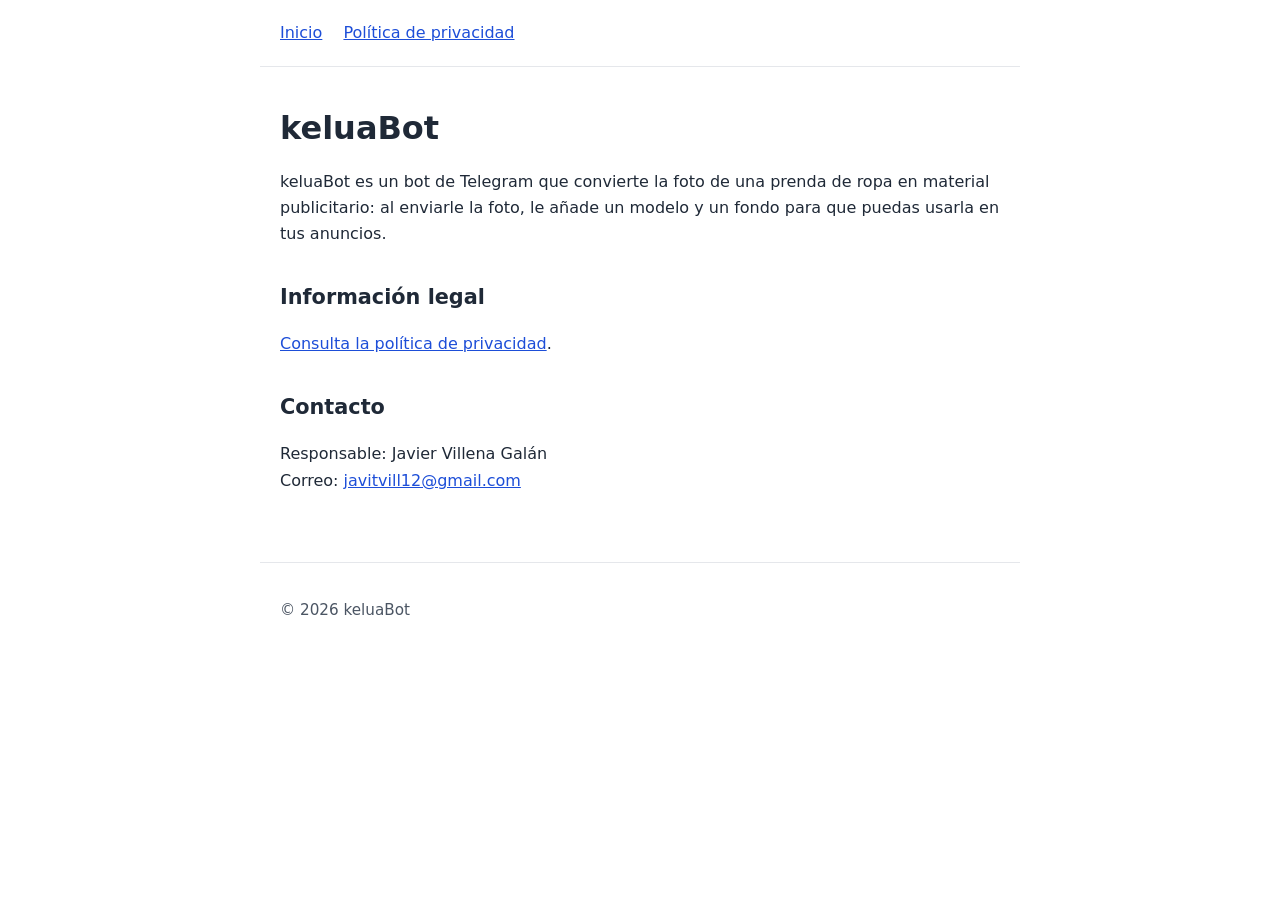
<file: index.html>
<!DOCTYPE html>
<html lang="es">
<head>
  <meta charset="utf-8">
  <meta name="viewport" content="width=device-width, initial-scale=1">
  <title>keluaBot – Publicidad de ropa con IA desde Telegram</title>
  <meta name="description" content="keluaBot es un bot de Telegram que, a partir de una foto de una prenda, genera una imagen publicitaria con modelo y fondo.">
  <link rel="stylesheet" href="style.css">
</head>
<body>
  <header>
    <nav aria-label="Principal">
      <a href="index.html">Inicio</a>
      <a href="privacy.html">Política de privacidad</a>
    </nav>
  </header>

  <main>
    <h1>keluaBot</h1>
    <p>
      keluaBot es un bot de Telegram que convierte la foto de una prenda de ropa
      en material publicitario: al enviarle la foto, le añade un modelo y un fondo
      para que puedas usarla en tus anuncios.
    </p>

    <h2>Información legal</h2>
    <p><a href="privacy.html">Consulta la política de privacidad</a>.</p>

    <h2>Contacto</h2>
    <p>
      Responsable: Javier Villena Galán<br>
      Correo: <a href="mailto:javitvill12@gmail.com">javitvill12@gmail.com</a>
    </p>
  </main>

  <footer>
    <p>&copy; 2026 keluaBot</p>
  </footer>
</body>
</html>
</file>
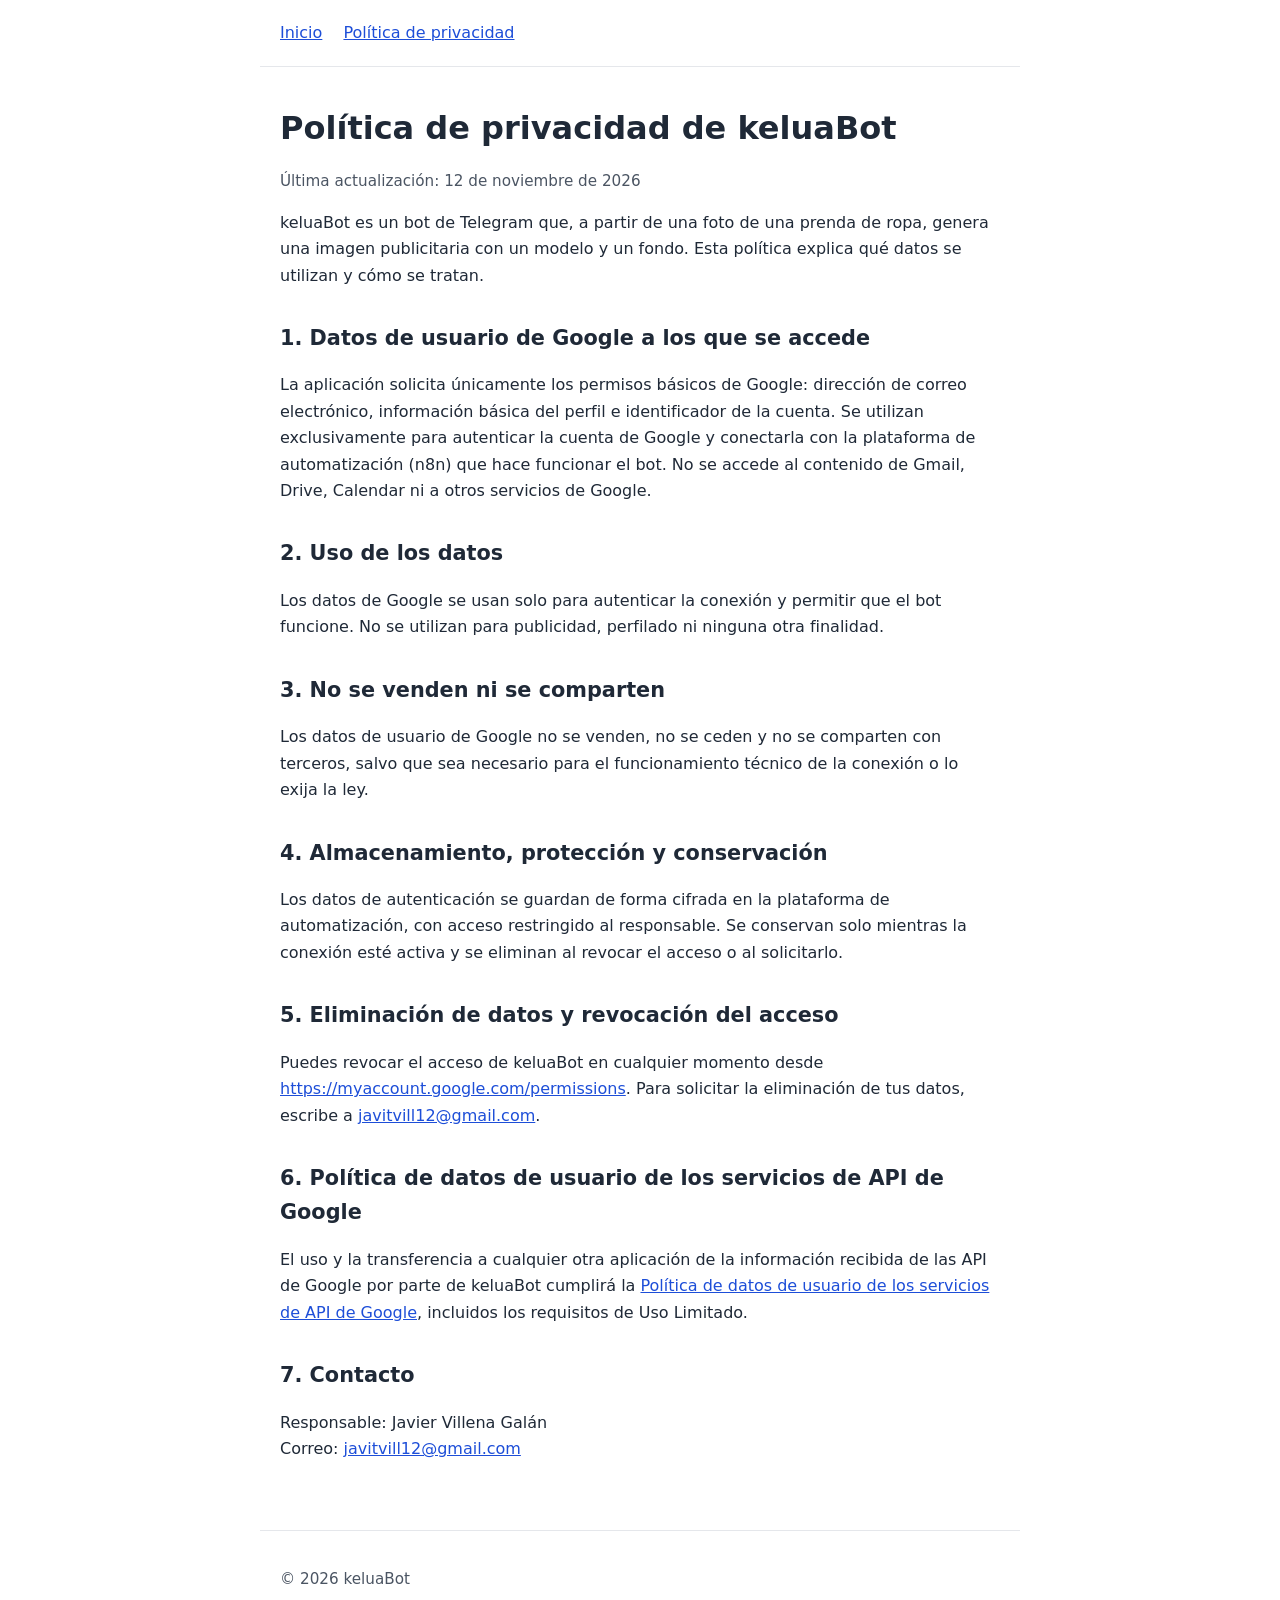
<file: privacy.html>
<!DOCTYPE html>
<html lang="es">
<head>
  <meta charset="utf-8">
  <meta name="viewport" content="width=device-width, initial-scale=1">
  <title>Política de privacidad – keluaBot</title>
  <meta name="description" content="Política de privacidad de keluaBot: qué datos de Google se utilizan, para qué y cómo solicitar su eliminación.">
  <link rel="stylesheet" href="style.css">
</head>
<body>
  <header>
    <nav aria-label="Principal">
      <a href="index.html">Inicio</a>
      <a href="privacy.html" aria-current="page">Política de privacidad</a>
    </nav>
  </header>

  <main>
    <h1>Política de privacidad de keluaBot</h1>
    <p class="muted">Última actualización: 12 de noviembre de 2026</p>

    <p>
      keluaBot es un bot de Telegram que, a partir de una foto de una prenda de ropa,
      genera una imagen publicitaria con un modelo y un fondo. Esta política explica
      qué datos se utilizan y cómo se tratan.
    </p>

    <h2>1. Datos de usuario de Google a los que se accede</h2>
    <p>
      La aplicación solicita únicamente los permisos básicos de Google: dirección de
      correo electrónico, información básica del perfil e identificador de la cuenta.
      Se utilizan exclusivamente para autenticar la cuenta de Google y conectarla
      con la plataforma de automatización (n8n) que hace funcionar el bot.
      No se accede al contenido de Gmail, Drive, Calendar ni a otros servicios de Google.
    </p>

    <h2>2. Uso de los datos</h2>
    <p>
      Los datos de Google se usan solo para autenticar la conexión y permitir que
      el bot funcione. No se utilizan para publicidad, perfilado ni ninguna otra finalidad.
    </p>

    <h2>3. No se venden ni se comparten</h2>
    <p>
      Los datos de usuario de Google no se venden, no se ceden y no se comparten
      con terceros, salvo que sea necesario para el funcionamiento técnico de la
      conexión o lo exija la ley.
    </p>

    <h2>4. Almacenamiento, protección y conservación</h2>
    <p>
      Los datos de autenticación se guardan de forma cifrada en la plataforma de
      automatización, con acceso restringido al responsable. Se conservan solo
      mientras la conexión esté activa y se eliminan al revocar el acceso o al
      solicitarlo.
    </p>

    <h2>5. Eliminación de datos y revocación del acceso</h2>
    <p>
      Puedes revocar el acceso de keluaBot en cualquier momento desde
      <a href="https://myaccount.google.com/permissions">https://myaccount.google.com/permissions</a>.
      Para solicitar la eliminación de tus datos, escribe a
      <a href="mailto:javitvill12@gmail.com">javitvill12@gmail.com</a>.
    </p>

    <h2>6. Política de datos de usuario de los servicios de API de Google</h2>
    <p>
      El uso y la transferencia a cualquier otra aplicación de la información
      recibida de las API de Google por parte de keluaBot cumplirá la
      <a href="https://developers.google.com/terms/api-services-user-data-policy">Política de datos de usuario de los servicios de API de Google</a>,
      incluidos los requisitos de Uso Limitado.
    </p>

    <h2>7. Contacto</h2>
    <p>
      Responsable: Javier Villena Galán<br>
      Correo: <a href="mailto:javitvill12@gmail.com">javitvill12@gmail.com</a>
    </p>
  </main>

  <footer>
    <p>&copy; 2026 keluaBot</p>
  </footer>
</body>
</html>
</file>
<file: style.css>
:root {
  --bg: #ffffff;
  --text: #1f2937;
  --muted: #4b5563;
  --accent: #1d4ed8;
  --border: #e5e7eb;
}

* {
  box-sizing: border-box;
}

body {
  margin: 0;
  font-family: system-ui, -apple-system, "Segoe UI", Roboto, sans-serif;
  line-height: 1.65;
  color: var(--text);
  background: var(--bg);
}

header,
main,
footer {
  max-width: 760px;
  margin: 0 auto;
  padding: 1.25rem;
}

header {
  border-bottom: 1px solid var(--border);
}

nav a {
  margin-right: 1rem;
}

a {
  color: var(--accent);
}

a:focus-visible {
  outline: 3px solid var(--accent);
  outline-offset: 2px;
}

h1 {
  font-size: 2rem;
  line-height: 1.2;
}

h2 {
  margin-top: 2rem;
  font-size: 1.3rem;
}

.muted,
footer {
  color: var(--muted);
  font-size: 0.95rem;
}

footer {
  border-top: 1px solid var(--border);
  margin-top: 2rem;
}

@media (max-width: 480px) {
  h1 {
    font-size: 1.6rem;
  }
}
</file>
